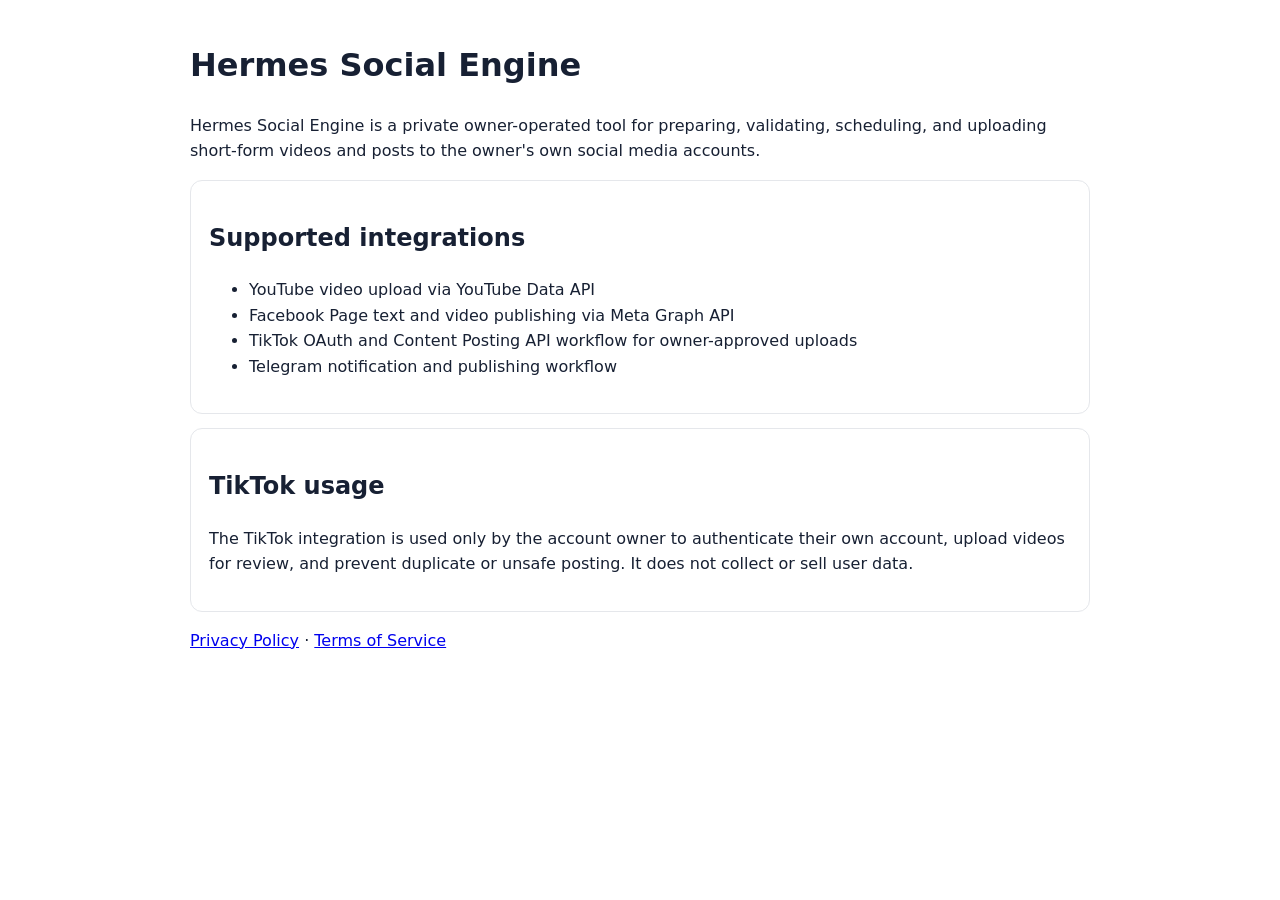
<file: docs/index.html>
<!doctype html>
<html lang="en">
<head>
  <meta charset="utf-8" />
  <meta name="viewport" content="width=device-width, initial-scale=1" />
  <title>Hermes Social Engine</title>
  <style>body{font-family:system-ui,-apple-system,Segoe UI,sans-serif;max-width:900px;margin:40px auto;padding:0 20px;line-height:1.6;color:#172033} code{background:#f3f4f6;padding:2px 5px;border-radius:4px} .card{border:1px solid #e5e7eb;border-radius:12px;padding:18px;margin:14px 0}</style>
</head>
<body>
  <h1>Hermes Social Engine</h1>
  <p>Hermes Social Engine is a private owner-operated tool for preparing, validating, scheduling, and uploading short-form videos and posts to the owner's own social media accounts.</p>
  <div class="card">
    <h2>Supported integrations</h2>
    <ul>
      <li>YouTube video upload via YouTube Data API</li>
      <li>Facebook Page text and video publishing via Meta Graph API</li>
      <li>TikTok OAuth and Content Posting API workflow for owner-approved uploads</li>
      <li>Telegram notification and publishing workflow</li>
    </ul>
  </div>
  <div class="card">
    <h2>TikTok usage</h2>
    <p>The TikTok integration is used only by the account owner to authenticate their own account, upload videos for review, and prevent duplicate or unsafe posting. It does not collect or sell user data.</p>
  </div>
  <p><a href="privacy.html">Privacy Policy</a> · <a href="terms.html">Terms of Service</a></p>
</body>
</html>
</file>
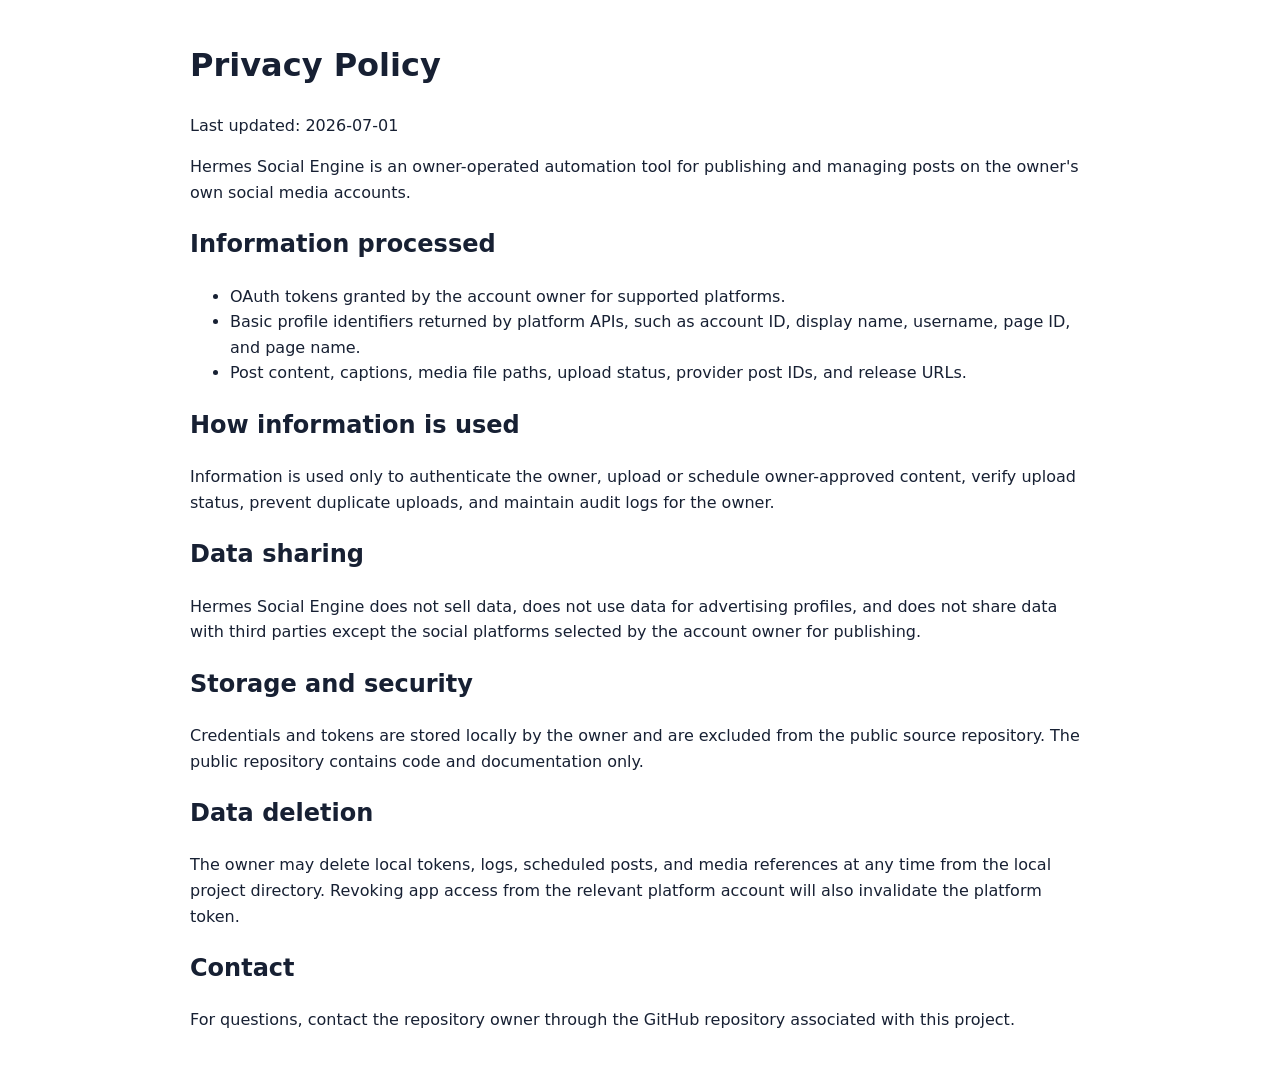
<file: docs/privacy.html>
<!doctype html>
<html lang="en">
<head><meta charset="utf-8"><meta name="viewport" content="width=device-width, initial-scale=1"><title>Privacy Policy - Hermes Social Engine</title><style>body{font-family:system-ui,-apple-system,Segoe UI,sans-serif;max-width:900px;margin:40px auto;padding:0 20px;line-height:1.6;color:#172033}</style></head>
<body>
<h1>Privacy Policy</h1>
<p>Last updated: 2026-07-01</p>
<p>Hermes Social Engine is an owner-operated automation tool for publishing and managing posts on the owner's own social media accounts.</p>
<h2>Information processed</h2>
<ul>
<li>OAuth tokens granted by the account owner for supported platforms.</li>
<li>Basic profile identifiers returned by platform APIs, such as account ID, display name, username, page ID, and page name.</li>
<li>Post content, captions, media file paths, upload status, provider post IDs, and release URLs.</li>
</ul>
<h2>How information is used</h2>
<p>Information is used only to authenticate the owner, upload or schedule owner-approved content, verify upload status, prevent duplicate uploads, and maintain audit logs for the owner.</p>
<h2>Data sharing</h2>
<p>Hermes Social Engine does not sell data, does not use data for advertising profiles, and does not share data with third parties except the social platforms selected by the account owner for publishing.</p>
<h2>Storage and security</h2>
<p>Credentials and tokens are stored locally by the owner and are excluded from the public source repository. The public repository contains code and documentation only.</p>
<h2>Data deletion</h2>
<p>The owner may delete local tokens, logs, scheduled posts, and media references at any time from the local project directory. Revoking app access from the relevant platform account will also invalidate the platform token.</p>
<h2>Contact</h2>
<p>For questions, contact the repository owner through the GitHub repository associated with this project.</p>
</body>
</html>
</file>
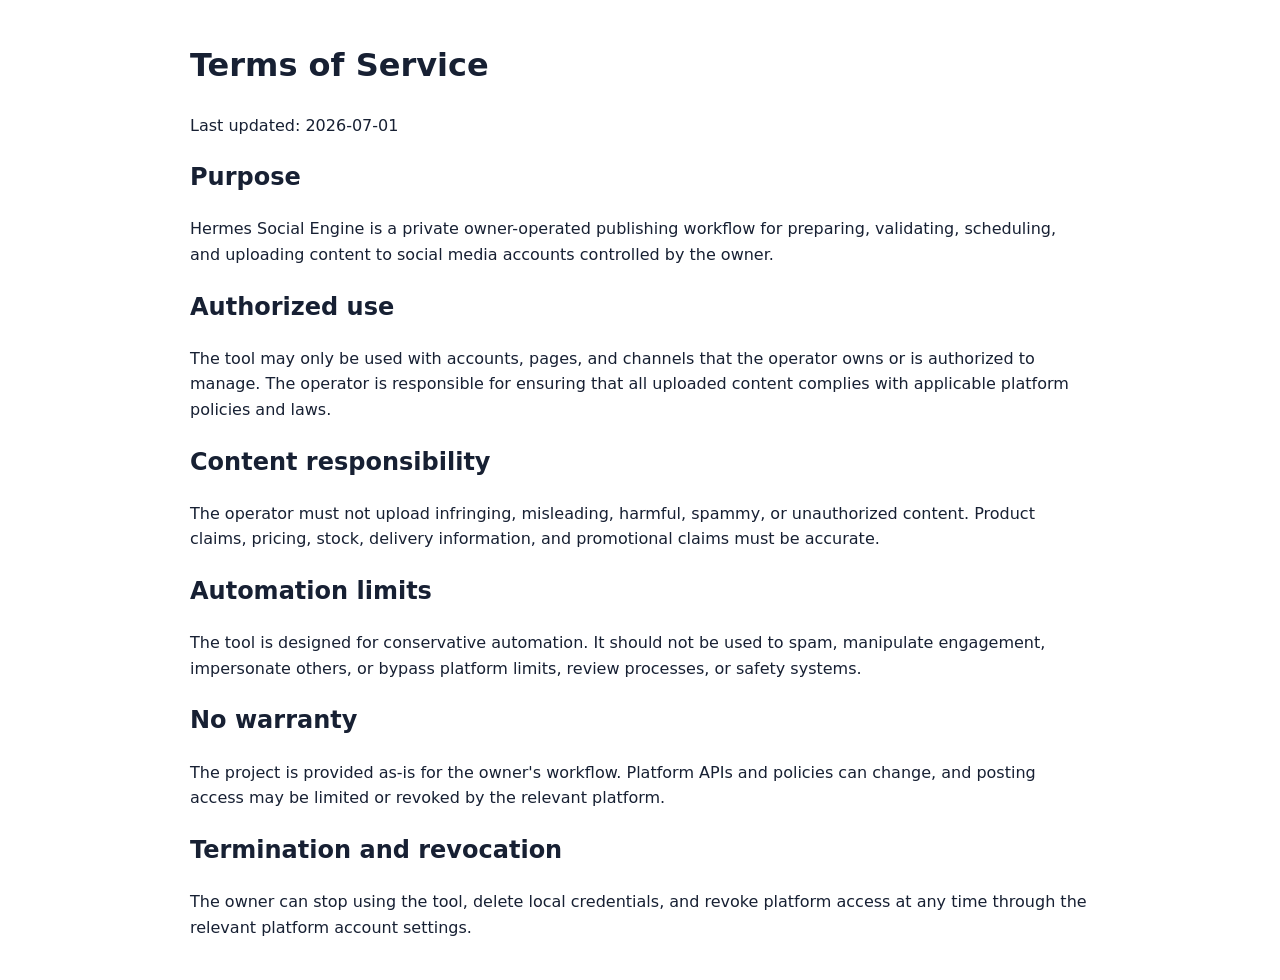
<file: docs/terms.html>
<!doctype html>
<html lang="en">
<head><meta charset="utf-8"><meta name="viewport" content="width=device-width, initial-scale=1"><title>Terms of Service - Hermes Social Engine</title><style>body{font-family:system-ui,-apple-system,Segoe UI,sans-serif;max-width:900px;margin:40px auto;padding:0 20px;line-height:1.6;color:#172033}</style></head>
<body>
<h1>Terms of Service</h1>
<p>Last updated: 2026-07-01</p>
<h2>Purpose</h2>
<p>Hermes Social Engine is a private owner-operated publishing workflow for preparing, validating, scheduling, and uploading content to social media accounts controlled by the owner.</p>
<h2>Authorized use</h2>
<p>The tool may only be used with accounts, pages, and channels that the operator owns or is authorized to manage. The operator is responsible for ensuring that all uploaded content complies with applicable platform policies and laws.</p>
<h2>Content responsibility</h2>
<p>The operator must not upload infringing, misleading, harmful, spammy, or unauthorized content. Product claims, pricing, stock, delivery information, and promotional claims must be accurate.</p>
<h2>Automation limits</h2>
<p>The tool is designed for conservative automation. It should not be used to spam, manipulate engagement, impersonate others, or bypass platform limits, review processes, or safety systems.</p>
<h2>No warranty</h2>
<p>The project is provided as-is for the owner's workflow. Platform APIs and policies can change, and posting access may be limited or revoked by the relevant platform.</p>
<h2>Termination and revocation</h2>
<p>The owner can stop using the tool, delete local credentials, and revoke platform access at any time through the relevant platform account settings.</p>
</body>
</html>
</file>
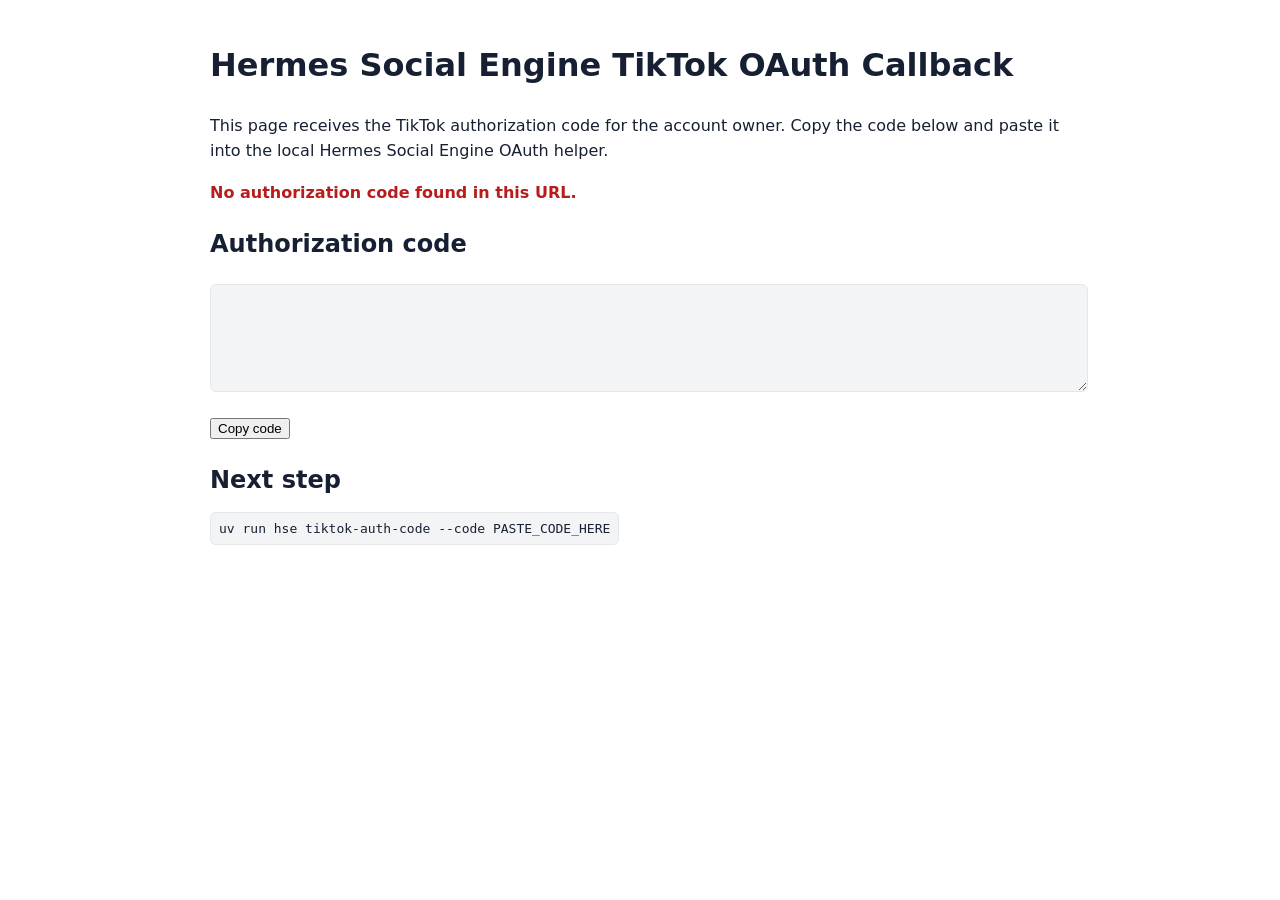
<file: docs/tiktok-callback.html>
<!doctype html>
<html lang="en">
<head>
  <meta charset="utf-8" />
  <meta name="viewport" content="width=device-width, initial-scale=1" />
  <title>TikTok OAuth Callback - Hermes Social Engine</title>
  <style>body{font-family:system-ui,-apple-system,Segoe UI,sans-serif;max-width:860px;margin:40px auto;padding:0 20px;line-height:1.6;color:#172033} code,textarea{background:#f3f4f6;border:1px solid #e5e7eb;border-radius:6px;padding:8px} textarea{width:100%;height:90px} .ok{color:#047857;font-weight:700}.err{color:#b91c1c;font-weight:700}</style>
</head>
<body>
  <h1>Hermes Social Engine TikTok OAuth Callback</h1>
  <p>This page receives the TikTok authorization code for the account owner. Copy the code below and paste it into the local Hermes Social Engine OAuth helper.</p>
  <div id="status"></div>
  <h2>Authorization code</h2>
  <textarea id="code" readonly></textarea>
  <p><button onclick="navigator.clipboard.writeText(document.getElementById('code').value)">Copy code</button></p>
  <h2>Next step</h2>
  <pre><code>uv run hse tiktok-auth-code --code PASTE_CODE_HERE</code></pre>
  <script>
    const p = new URLSearchParams(window.location.search);
    const code = p.get('code') || '';
    const error = p.get('error') || '';
    document.getElementById('code').value = code;
    document.getElementById('status').innerHTML = error
      ? '<p class="err">TikTok returned an error: '+error+'</p>'
      : code ? '<p class="ok">Authorization code received. Copy it and return to Hermes.</p>'
             : '<p class="err">No authorization code found in this URL.</p>';
  </script>
</body>
</html>
</file>
